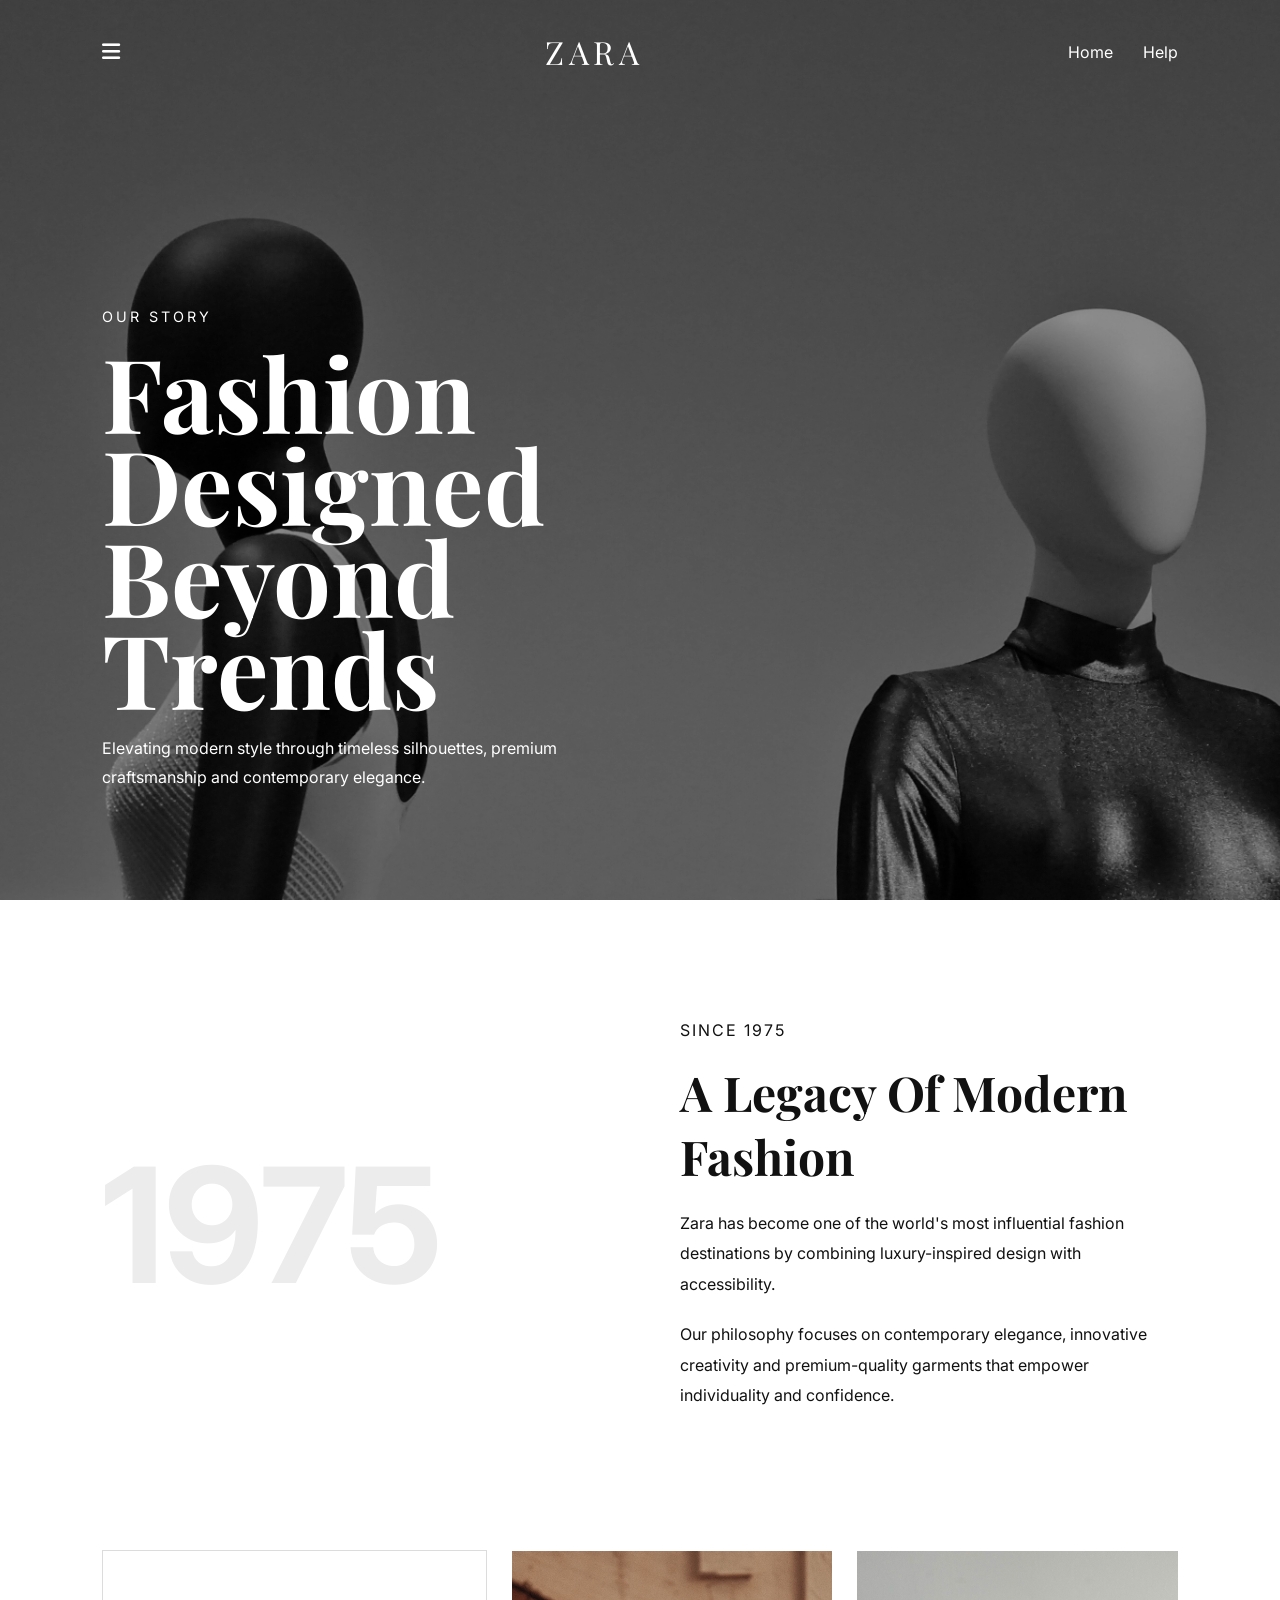
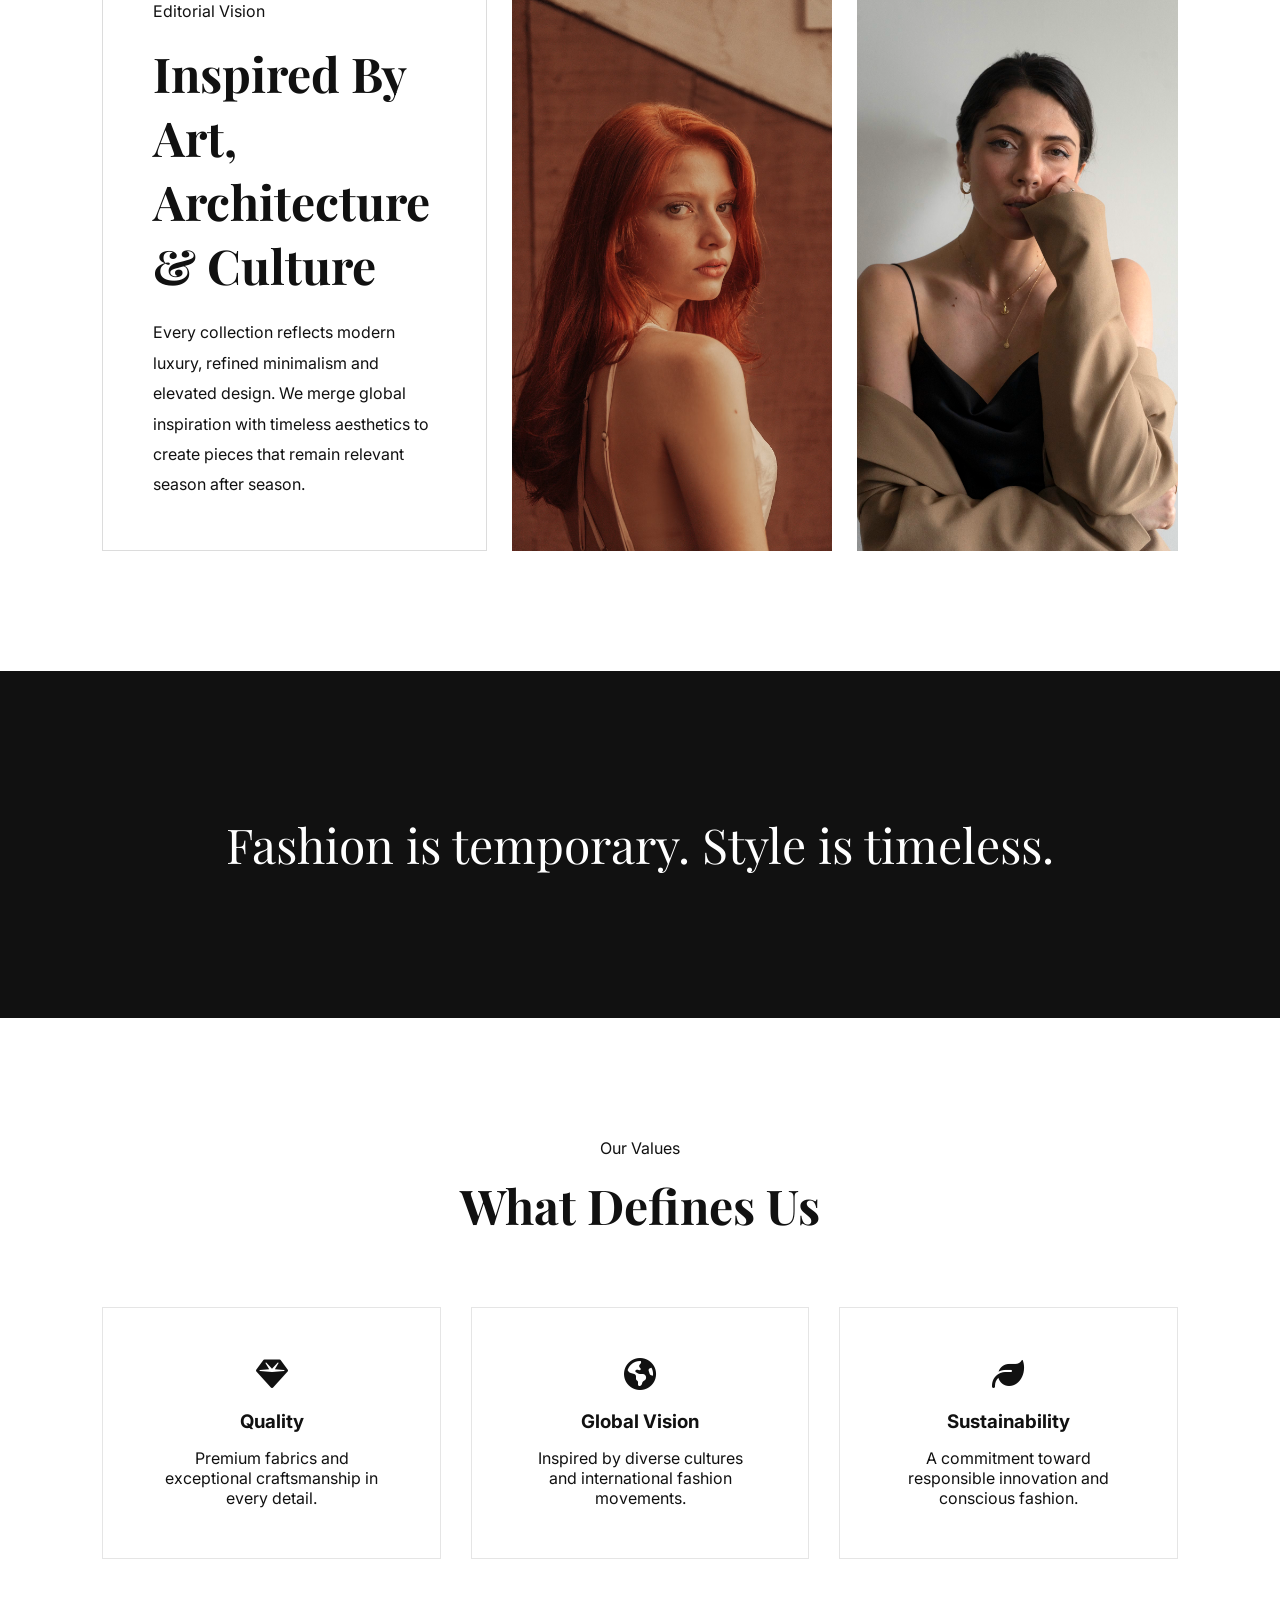
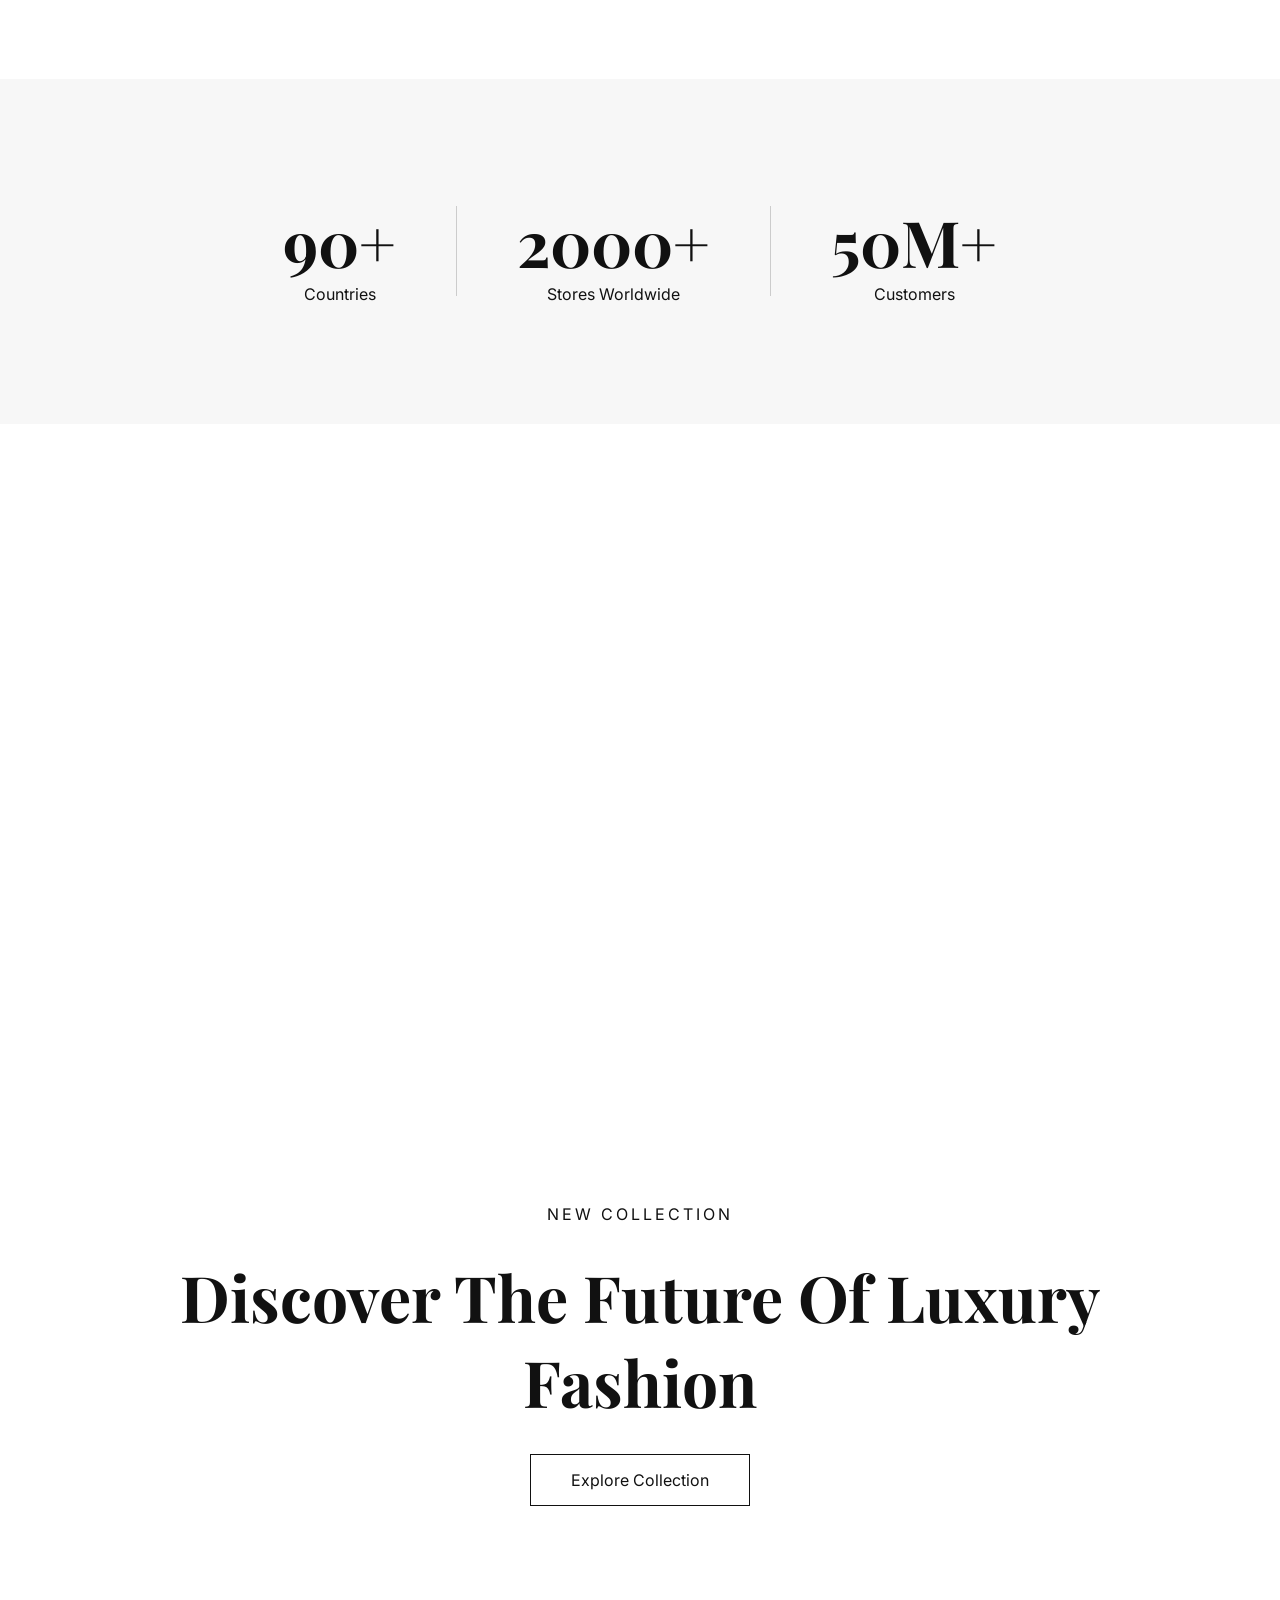
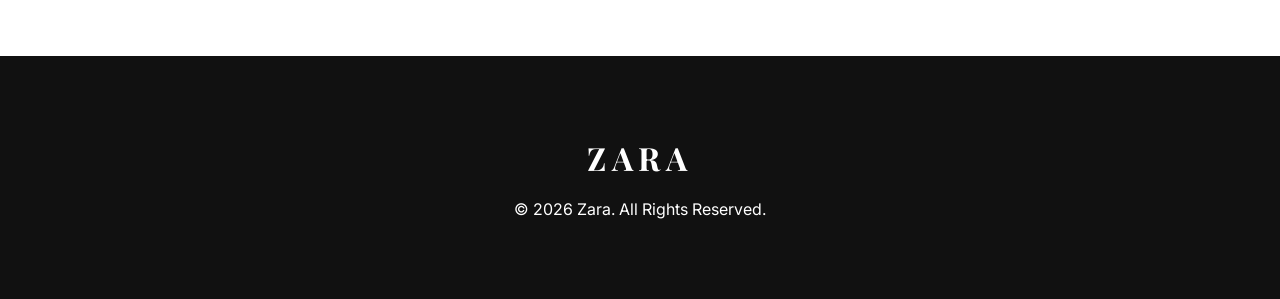
<file: about.html>
<!DOCTYPE html>
<html lang="en">
<head>
<meta charset="UTF-8">
<meta name="viewport" content="width=device-width, initial-scale=1.0">

<title>About Zara</title>

<link rel="preconnect" href="https://fonts.googleapis.com">
<link rel="preconnect" href="https://fonts.gstatic.com" crossorigin>

<link href="https://fonts.googleapis.com/css2?family=Playfair+Display:wght@400;500;600;700&family=Inter:wght@300;400;500&display=swap" rel="stylesheet">

<link rel="stylesheet"
href="https://cdnjs.cloudflare.com/ajax/libs/font-awesome/6.5.1/css/all.min.css">

<link rel="stylesheet" href="about.css">
<link rel="stylesheet" href="bootstrap-5.0.2-dist/bootstrap-5.0.2-dist/css/bootstrap-grid.css">
</head>
<body>

<!-- NAVBAR -->

<nav class="navbar">

    <button class="menu-btn">
        <i class="fa-solid fa-bars"></i>
    </button>

    <a href="index.html" class="logo">ZARA</a>

    <div class="nav-links">
        <a href="index.html">Home</a>
        <a href="#">Help</a>
    </div>

</nav>

<!-- HERO -->

<section class="hero">

    <img src="cover2.jpg" alt="Hero Image">

    <div class="overlay"></div>

    <div class="hero-content">

        <span>OUR STORY</span>

        <h1>
            Fashion Designed
            Beyond Trends
        </h1>

        <p>
            Elevating modern style through timeless
            silhouettes, premium craftsmanship and
            contemporary elegance.
        </p>

    </div>

</section>

<!-- STORY -->

<section class="story">

    <div class="story-year">
        1975
    </div>

    <div class="story-content">

        <span>Since 1975</span>

        <h2>
            A Legacy Of Modern Fashion
        </h2>

        <p>
            Zara has become one of the world's most
            influential fashion destinations by combining
            luxury-inspired design with accessibility.
        </p>

        <p>
            Our philosophy focuses on contemporary
            elegance, innovative creativity and
            premium-quality garments that empower
            individuality and confidence.
        </p>

    </div>

</section>

<!-- EDITORIAL -->

<section class="editorial">

    <div class="editorial-text">

        <span>Editorial Vision</span>

        <h2>
            Inspired By Art,
            Architecture & Culture
        </h2>

        <p>
            Every collection reflects modern luxury,
            refined minimalism and elevated design.
            We merge global inspiration with timeless
            aesthetics to create pieces that remain
            relevant season after season.
        </p>

    </div>

    <img src="cover4.avif">

    <img src="cover5.avif">

</section>

<!-- QUOTE -->

<section class="quote">

    <blockquote>
        Fashion is temporary.
        Style is timeless.
    </blockquote>

</section>

<!-- VALUES -->

<section class="values">

    <div class="section-header">

        <span>Our Values</span>

        <h2>What Defines Us</h2>

    </div>

    <div class="values-grid">

        <div class="card">
            <i class="fa-solid fa-gem"></i>
            <h3>Quality</h3>
            <p>
                Premium fabrics and exceptional
                craftsmanship in every detail.
            </p>
        </div>

        <div class="card">
            <i class="fa-solid fa-earth-americas"></i>
            <h3>Global Vision</h3>
            <p>
                Inspired by diverse cultures and
                international fashion movements.
            </p>
        </div>

        <div class="card">
            <i class="fa-solid fa-leaf"></i>
            <h3>Sustainability</h3>
            <p>
                A commitment toward responsible
                innovation and conscious fashion.
            </p>
        </div>

    </div>

</section>

<!-- STATS -->

<section class="stats">

    <div class="stat">
        <h2>90+</h2>
        <span>Countries</span>
    </div>

    <div class="divider"></div>

    <div class="stat">
        <h2>2000+</h2>
        <span>Stores Worldwide</span>
    </div>

    <div class="divider"></div>

    <div class="stat">
        <h2>50M+</h2>
        <span>Customers</span>
    </div>

</section>

<!-- PARALLAX -->

<section class="parallax"></section>

<!-- CTA -->

<section class="cta">

    <span>NEW COLLECTION</span>

    <h2>
        Discover The Future
        Of Luxury Fashion
    </h2>

    <a href="products.html">
        Explore Collection
    </a>

</section>

<!-- FOOTER -->

<footer>

    <h1>ZARA</h1>

    <p>© 2026 Zara. All Rights Reserved.</p>

</footer>

</body>
</html>
</file>
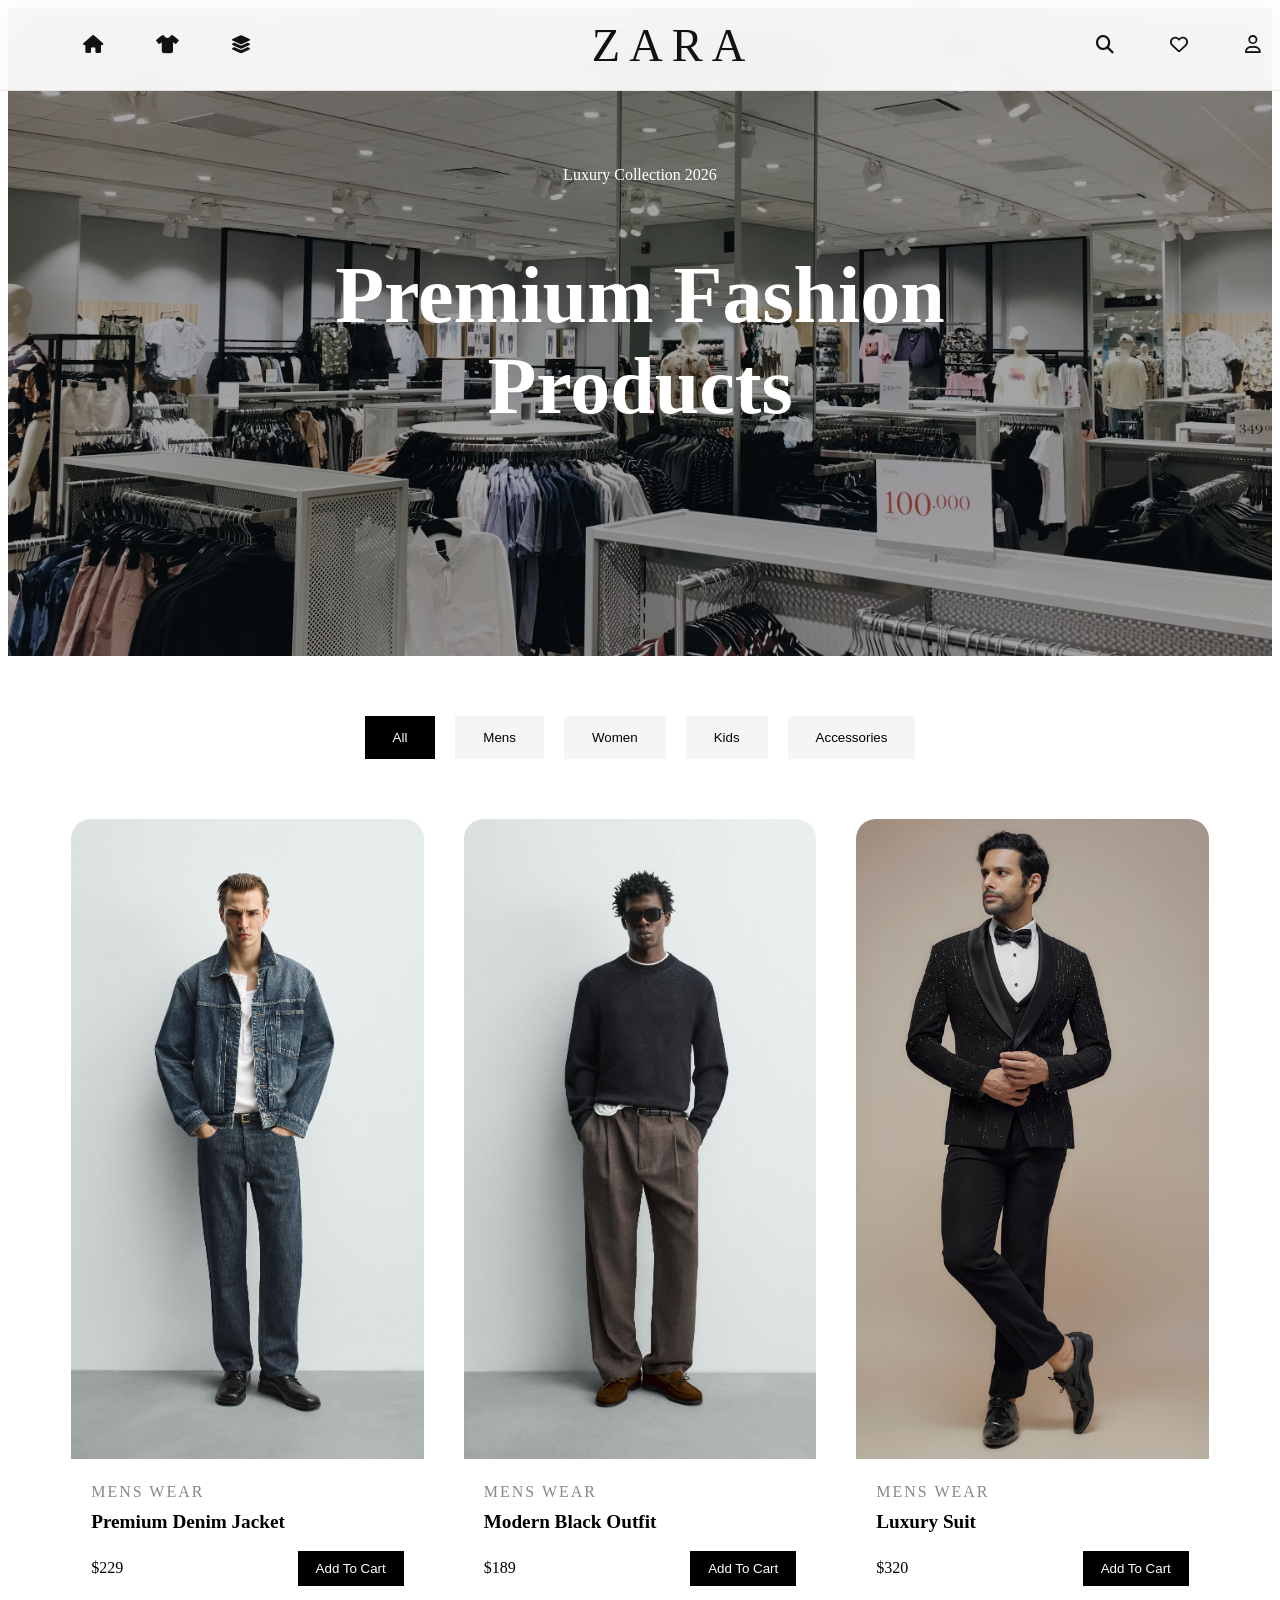
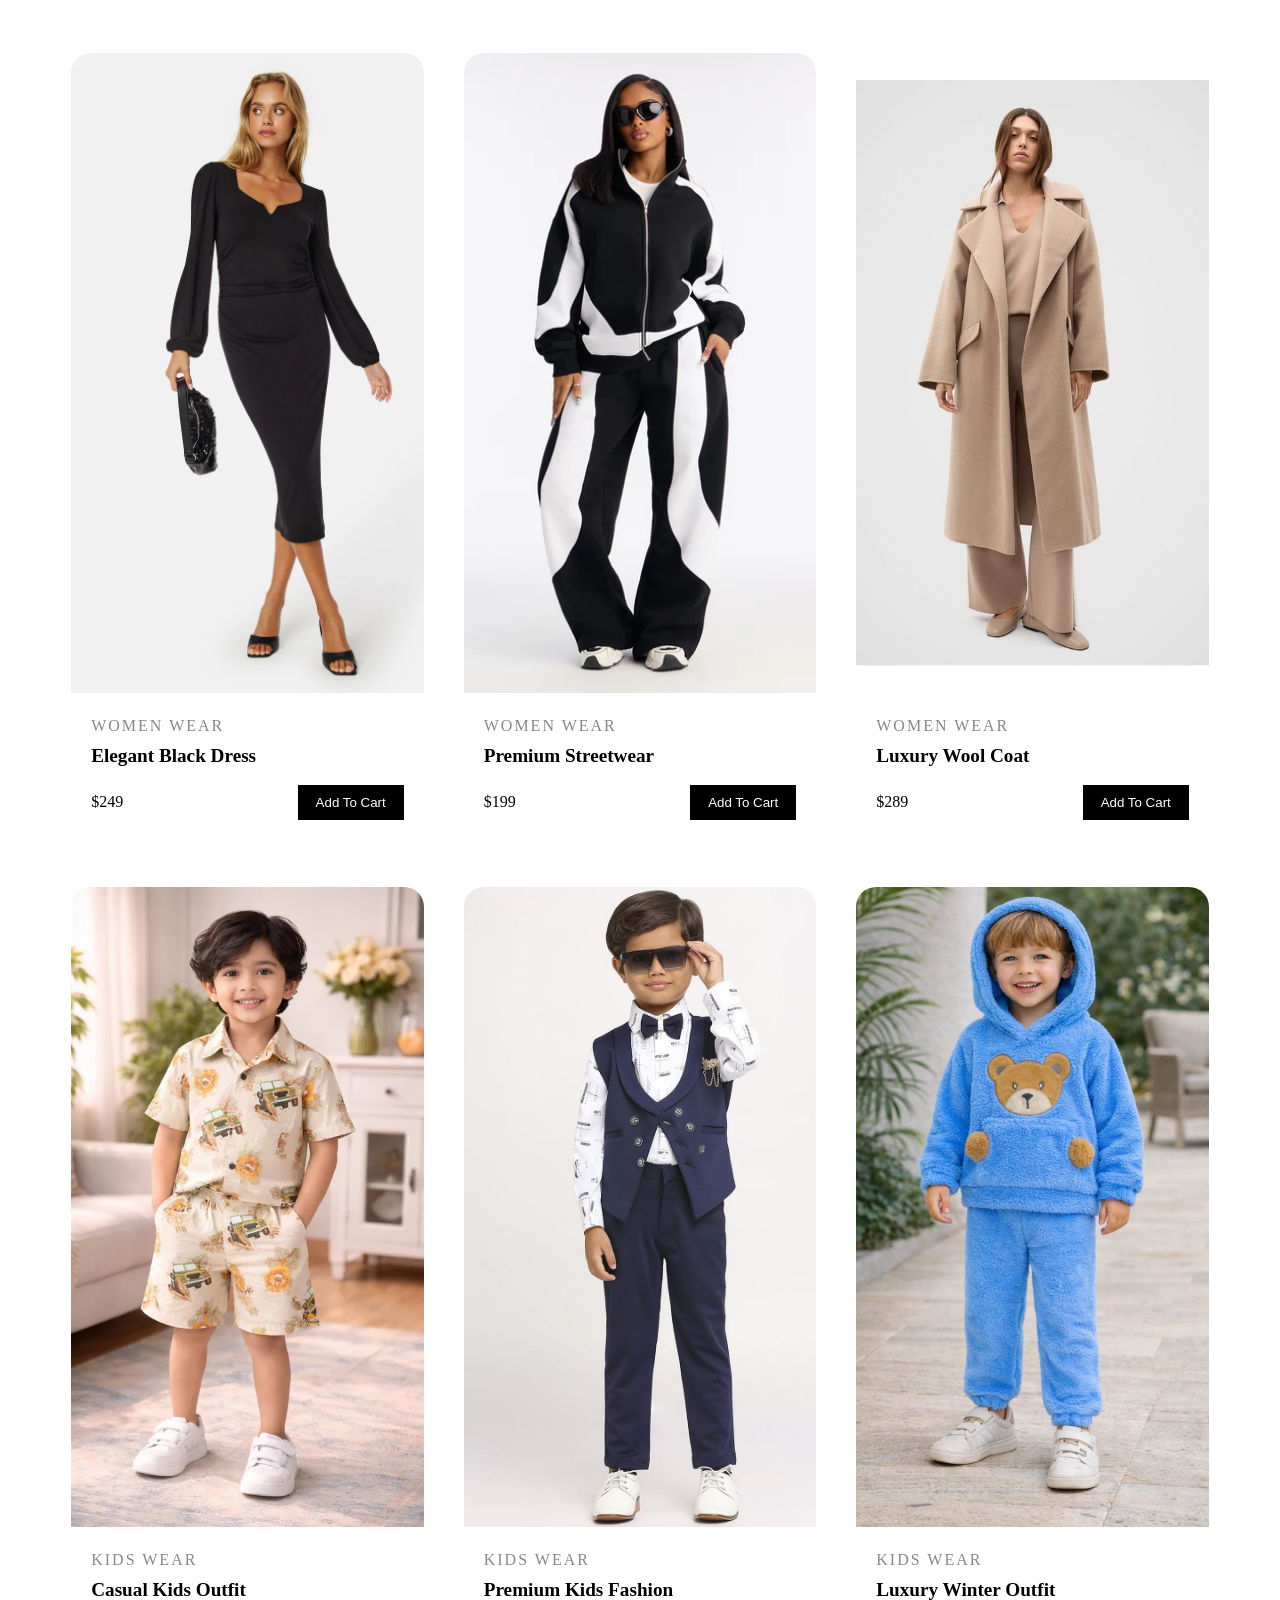
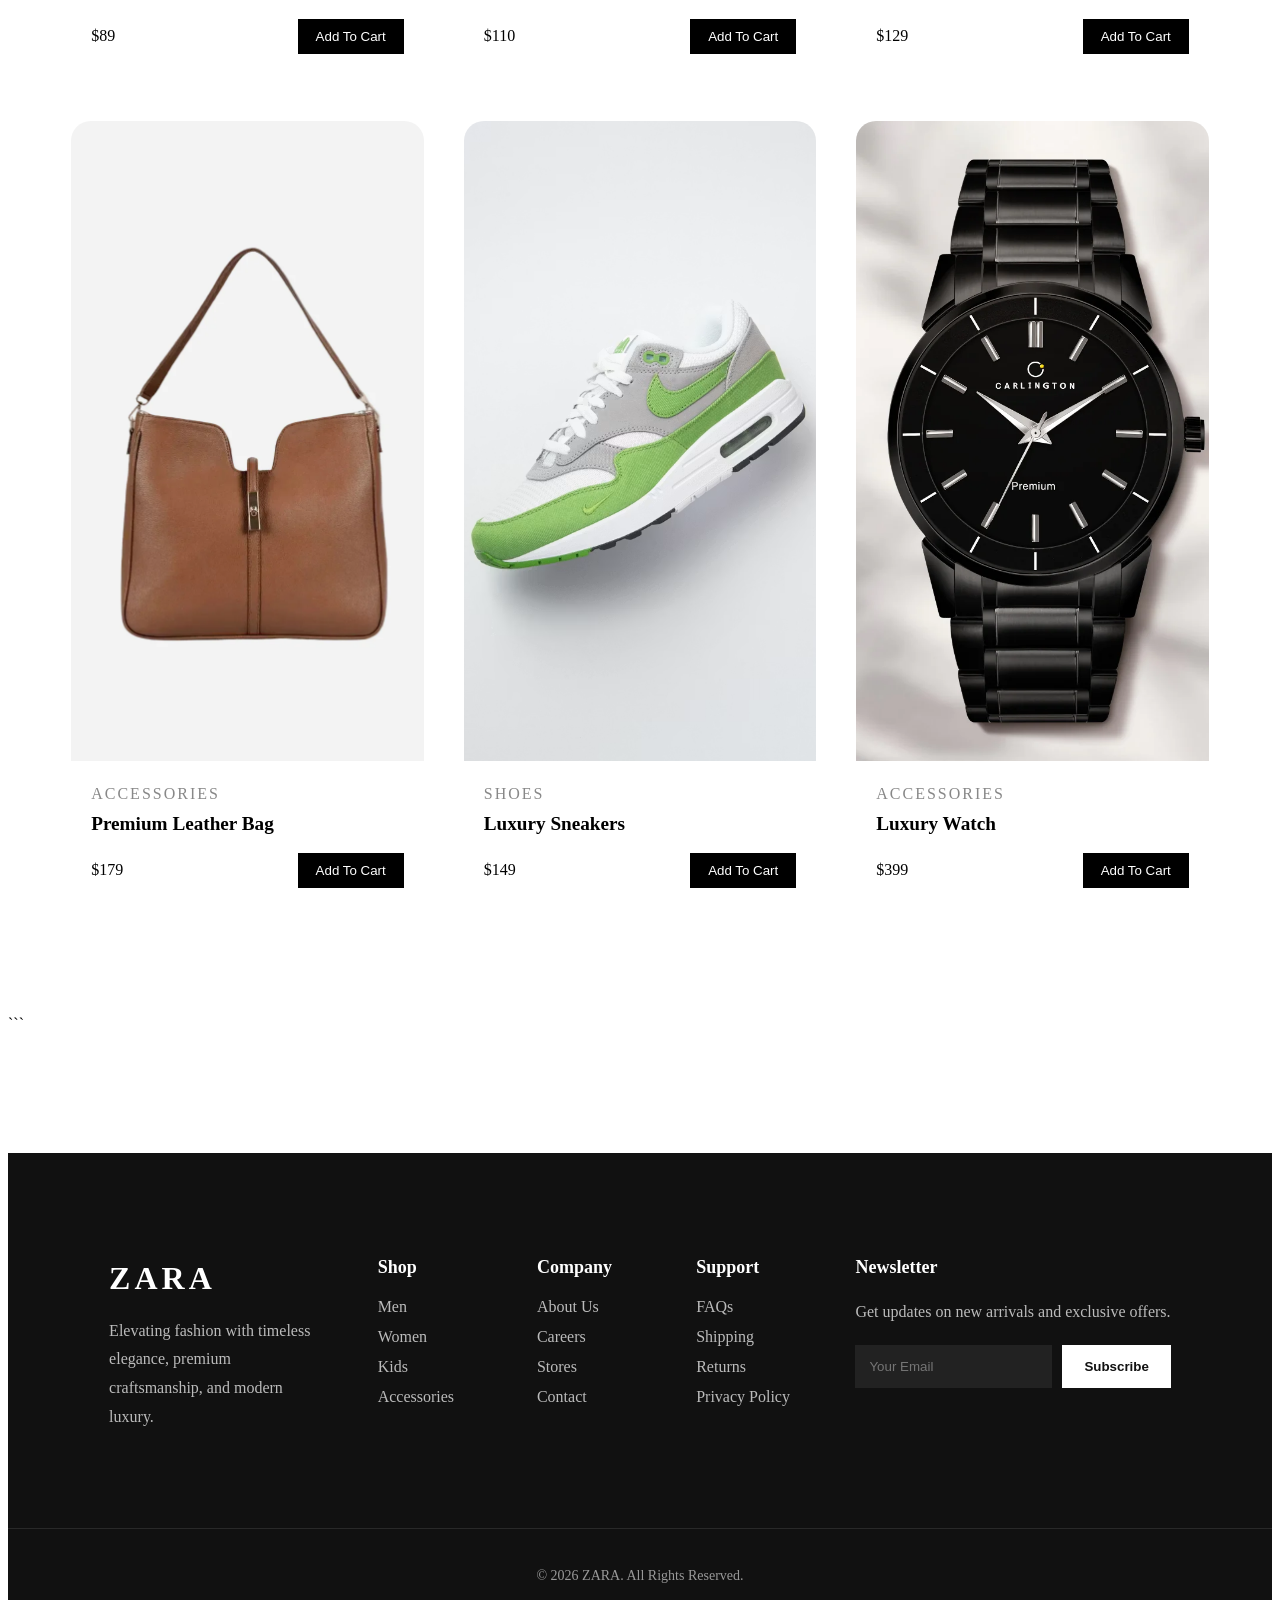
<file: products.html>
<!DOCTYPE html>
<html lang="en">
<head>
    <meta charset="UTF-8">
    <meta name="viewport" content="width=device-width, initial-scale=1.0">
    <title>PRODUCTS</title>
    <link rel="stylesheet" href="pro.css">
    <link rel="stylesheet" href="bootstrap-5.0.2-dist/bootstrap-5.0.2-dist/css/bootstrap-grid.css">
    <link rel="stylesheet" href="https://cdnjs.cloudflare.com/ajax/libs/font-awesome/6.7.2/css/all.min.css">
</head>
<body>

    <!-- ==========================
PREMIUM NAVBAR
========================== -->

<nav class="navbar">

    <!-- Left -->

    <div class="nav-left">

        <a href="index.html" class="icon-link" title="Home">
            <i class="fa-solid fa-house"></i>
        </a>

        <a href="#" class="icon-link" title="New Collection">
            <i class="fa-solid fa-shirt"></i>
        </a>

        <a href="#" class="icon-link" title="Collections">
            <i class="fa-solid fa-layer-group"></i>
        </a>

    </div>

    <!-- Center -->

    <div class="nav-center">

        <a href="index.html" class="logo">
            ZARA
        </a>

    </div>

    <!-- Right -->

    <div class="nav-right">

        <a href="#" class="icon-link" title="Search">
            <i class="fa-solid fa-magnifying-glass"></i>
        </a>

        <a href="#" class="icon-link" title="Wishlist">
            <i class="fa-regular fa-heart"></i>
        </a>

        <a href="#" class="icon-link" title="Account">
            <i class="fa-regular fa-user"></i>
        </a>

        <a href="#" class="icon-link cart-icon" title="Cart">

            <i class="fa-solid fa-bag-shopping"></i>

            <span class="cart-count">0</span>

        </a>

    </div>

</nav>

<section class="products-page">

<div class="products-hero">

    <div class="products-overlay"></div>

    <div class="products-hero-content">

        <span>Luxury Collection 2026</span>

        <h1>
            Premium Fashion <br>
            Products
        </h1>

        

    </div>

</div>

<!-- FILTERS -->

<div class="product-filters">

    <button class="active">All</button>
    <button>Mens</button>
    <button>Women</button>
    <button>Kids</button>
    <button>Accessories</button>

</div>

<!-- PRODUCTS GRID -->

<div class="products-page-grid">

    <!-- Product 1 -->

    <div class="shop-card">

        <img src="ab-pro-1.jpg">

        <div class="shop-card-content">

            <span>Mens Wear</span>
            <h3>Premium Denim Jacket</h3>

            <div class="shop-bottom">

                <p>$229</p>

                <button>
                    Add To Cart
                </button>

            </div>

        </div>

    </div>

    <!-- Product 2 -->

    <div class="shop-card">

        <img src="ab-pro-2.jpg">

        <div class="shop-card-content">

            <span>Mens Wear</span>
            <h3>Modern Black Outfit</h3>

            <div class="shop-bottom">

                <p>$189</p>

                <button>
                    Add To Cart
                </button>

            </div>

        </div>

    </div>

    <!-- Product 3 -->

    <div class="shop-card">

        <img src="ab-pro-3.avif">

        <div class="shop-card-content">

            <span>Mens Wear</span>
            <h3>Luxury Suit</h3>

            <div class="shop-bottom">

                <p>$320</p>

                <button>
                    Add To Cart
                </button>

            </div>

        </div>

    </div>

    <!-- Product 4 -->

    <div class="shop-card">

        <img src="ab-pro-5.webp">

        <div class="shop-card-content">

            <span>Women Wear</span>
            <h3>Elegant Black Dress</h3>

            <div class="shop-bottom">

                <p>$249</p>

                <button>
                    Add To Cart
                </button>

            </div>

        </div>

    </div>

    <!-- Product 5 -->

    <div class="shop-card">

        <img src="ab-pro-4.webp">

        <div class="shop-card-content">

            <span>Women Wear</span>
            <h3>Premium Streetwear</h3>

            <div class="shop-bottom">

                <p>$199</p>

                <button>
                    Add To Cart
                </button>

            </div>

        </div>

    </div>

    <!-- Product 6 -->

    <div class="shop-card">

        <img src="ab-pro-6.jpg">

        <div class="shop-card-content">

            <span>Women Wear</span>
            <h3>Luxury Wool Coat</h3>

            <div class="shop-bottom">

                <p>$289</p>

                <button>
                    Add To Cart
                </button>

            </div>

        </div>

    </div>

    <!-- Product 7 -->

    <div class="shop-card">

        <img src="pro-kk-1.webp">

        <div class="shop-card-content">

            <span>Kids Wear</span>
            <h3>Casual Kids Outfit</h3>

            <div class="shop-bottom">

                <p>$89</p>

                <button>
                    Add To Cart
                </button>

            </div>

        </div>

    </div>

    <!-- Product 8 -->

    <div class="shop-card">

        <img src="pro-kk-2.jpg">

        <div class="shop-card-content">

            <span>Kids Wear</span>
            <h3>Premium Kids Fashion</h3>

            <div class="shop-bottom">

                <p>$110</p>

                <button>
                    Add To Cart
                </button>

            </div>

        </div>

    </div>

    <!-- Product 9 -->

    <div class="shop-card">

        <img src="pro-kk-3.webp">

        <div class="shop-card-content">

            <span>Kids Wear</span>
            <h3>Luxury Winter Outfit</h3>

            <div class="shop-bottom">

                <p>$129</p>

                <button>
                    Add To Cart
                </button>

            </div>

        </div>

    </div>

    <!-- Product 10 -->

    <div class="shop-card">

        <img src="pro-b-1.webp">

        <div class="shop-card-content">

            <span>Accessories</span>
            <h3>Premium Leather Bag</h3>

            <div class="shop-bottom">

                <p>$179</p>

                <button>
                    Add To Cart
                </button>

            </div>

        </div>

    </div>

    <!-- Product 11 -->

    <div class="shop-card">

        <img src="pro-sn-1.webp">

        <div class="shop-card-content">

            <span>Shoes</span>
            <h3>Luxury Sneakers</h3>

            <div class="shop-bottom">

                <p>$149</p>

                <button>
                    Add To Cart
                </button>

            </div>

        </div>

    </div>

    <!-- Product 12 -->

    <div class="shop-card">

        <img src="pro-wat-1.webp">

        <div class="shop-card-content">

            <span>Accessories</span>
            <h3>Luxury Watch</h3>

            <div class="shop-bottom">

                <p>$399</p>

                <button>
                    Add To Cart
                </button>

            </div>

        </div>

    </div>

</div>
```

</section>

<script>

/* ==========================
SCROLL REVEAL
========================== */

const cards = document.querySelectorAll(".shop-card");

const observer = new IntersectionObserver(entries => {

    entries.forEach(entry => {

        if(entry.isIntersecting){
            entry.target.classList.add("show");
        }

    });

},{
    threshold: 0.15
});

cards.forEach(card => {
    observer.observe(card);
});

/* ==========================
HERO PARALLAX
========================== */

window.addEventListener("scroll", () => {

    const scrollY = window.pageYOffset;

    const heroContent =
    document.querySelector(".products-hero-content");

    heroContent.style.transform =
    `translateY(${scrollY * 0.2}px)`;

});

</script>

<!-- ==========================
PREMIUM FOOTER
========================== -->

<footer class="footer">

    <div class="footer-container">

        <div class="footer-brand">
            <h2>ZARA</h2>
            <p>
                Elevating fashion with timeless elegance,
                premium craftsmanship, and modern luxury.
            </p>
        </div>

        <div class="footer-links">
            <h4>Shop</h4>
            <a href="#">Men</a>
            <a href="#">Women</a>
            <a href="#">Kids</a>
            <a href="#">Accessories</a>
        </div>

        <div class="footer-links">
            <h4>Company</h4>
            <a href="#">About Us</a>
            <a href="#">Careers</a>
            <a href="#">Stores</a>
            <a href="#">Contact</a>
        </div>

        <div class="footer-links">
            <h4>Support</h4>
            <a href="#">FAQs</a>
            <a href="#">Shipping</a>
            <a href="#">Returns</a>
            <a href="#">Privacy Policy</a>
        </div>

        <div class="footer-newsletter">
            <h4>Newsletter</h4>
            <p>Get updates on new arrivals and exclusive offers.</p>

            <form>
                <input type="email" placeholder="Your Email">
                <button type="submit">Subscribe</button>
            </form>
        </div>

    </div>

    <div class="footer-bottom">
        <p>© 2026 ZARA. All Rights Reserved.</p>
    </div>

</footer>
    
</body>
</html>
</file>
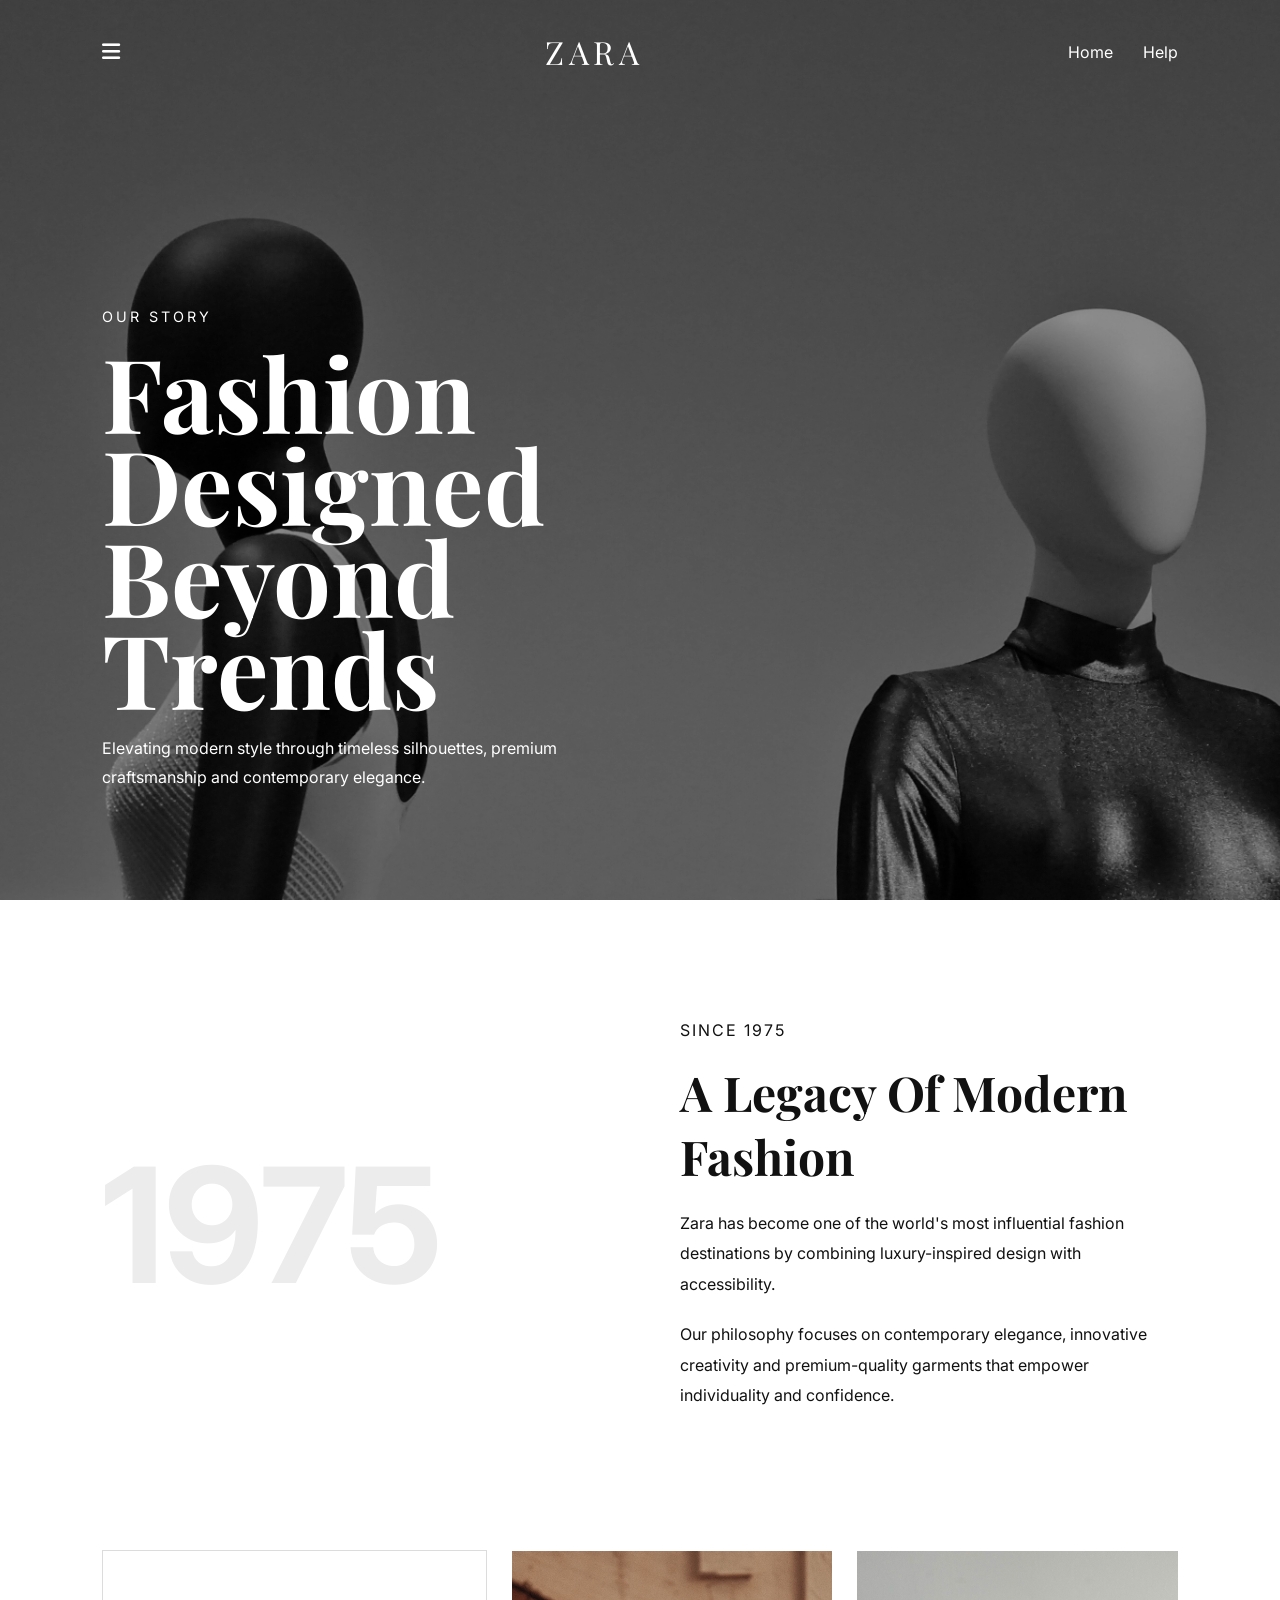
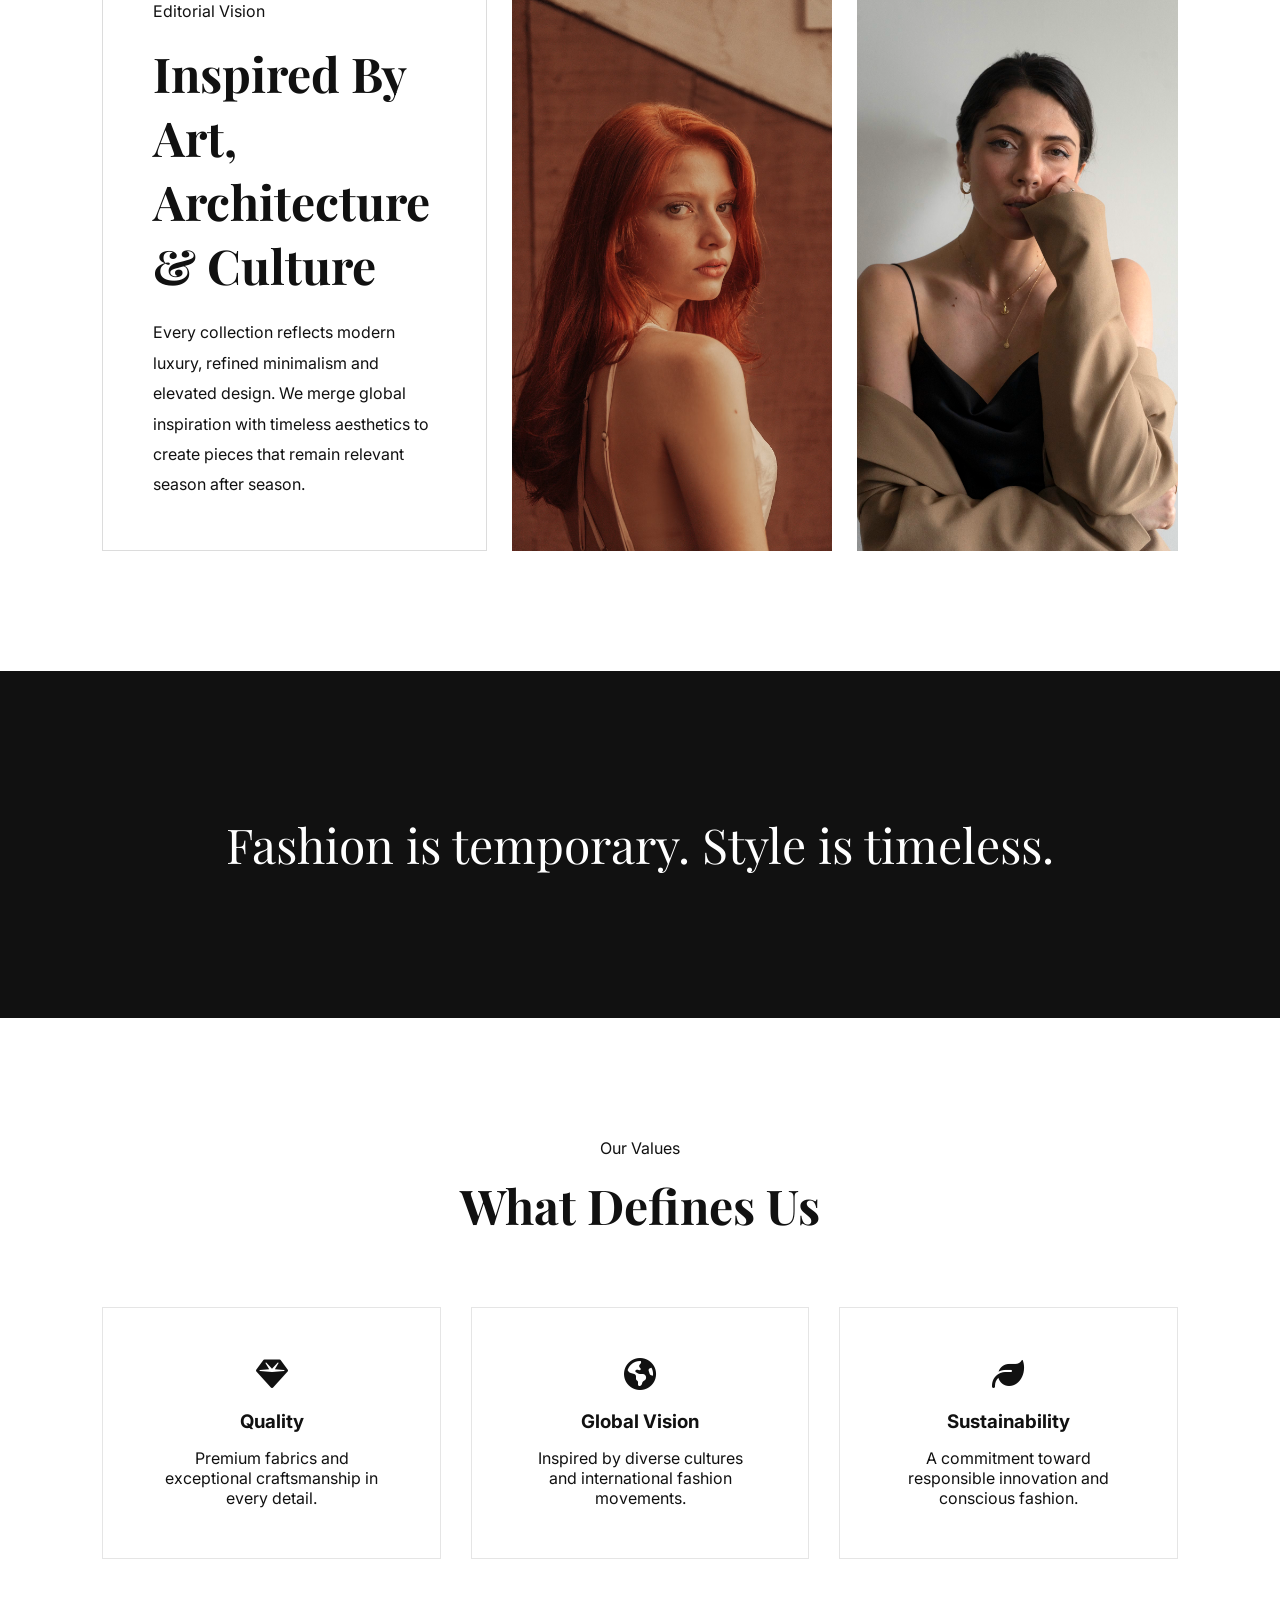
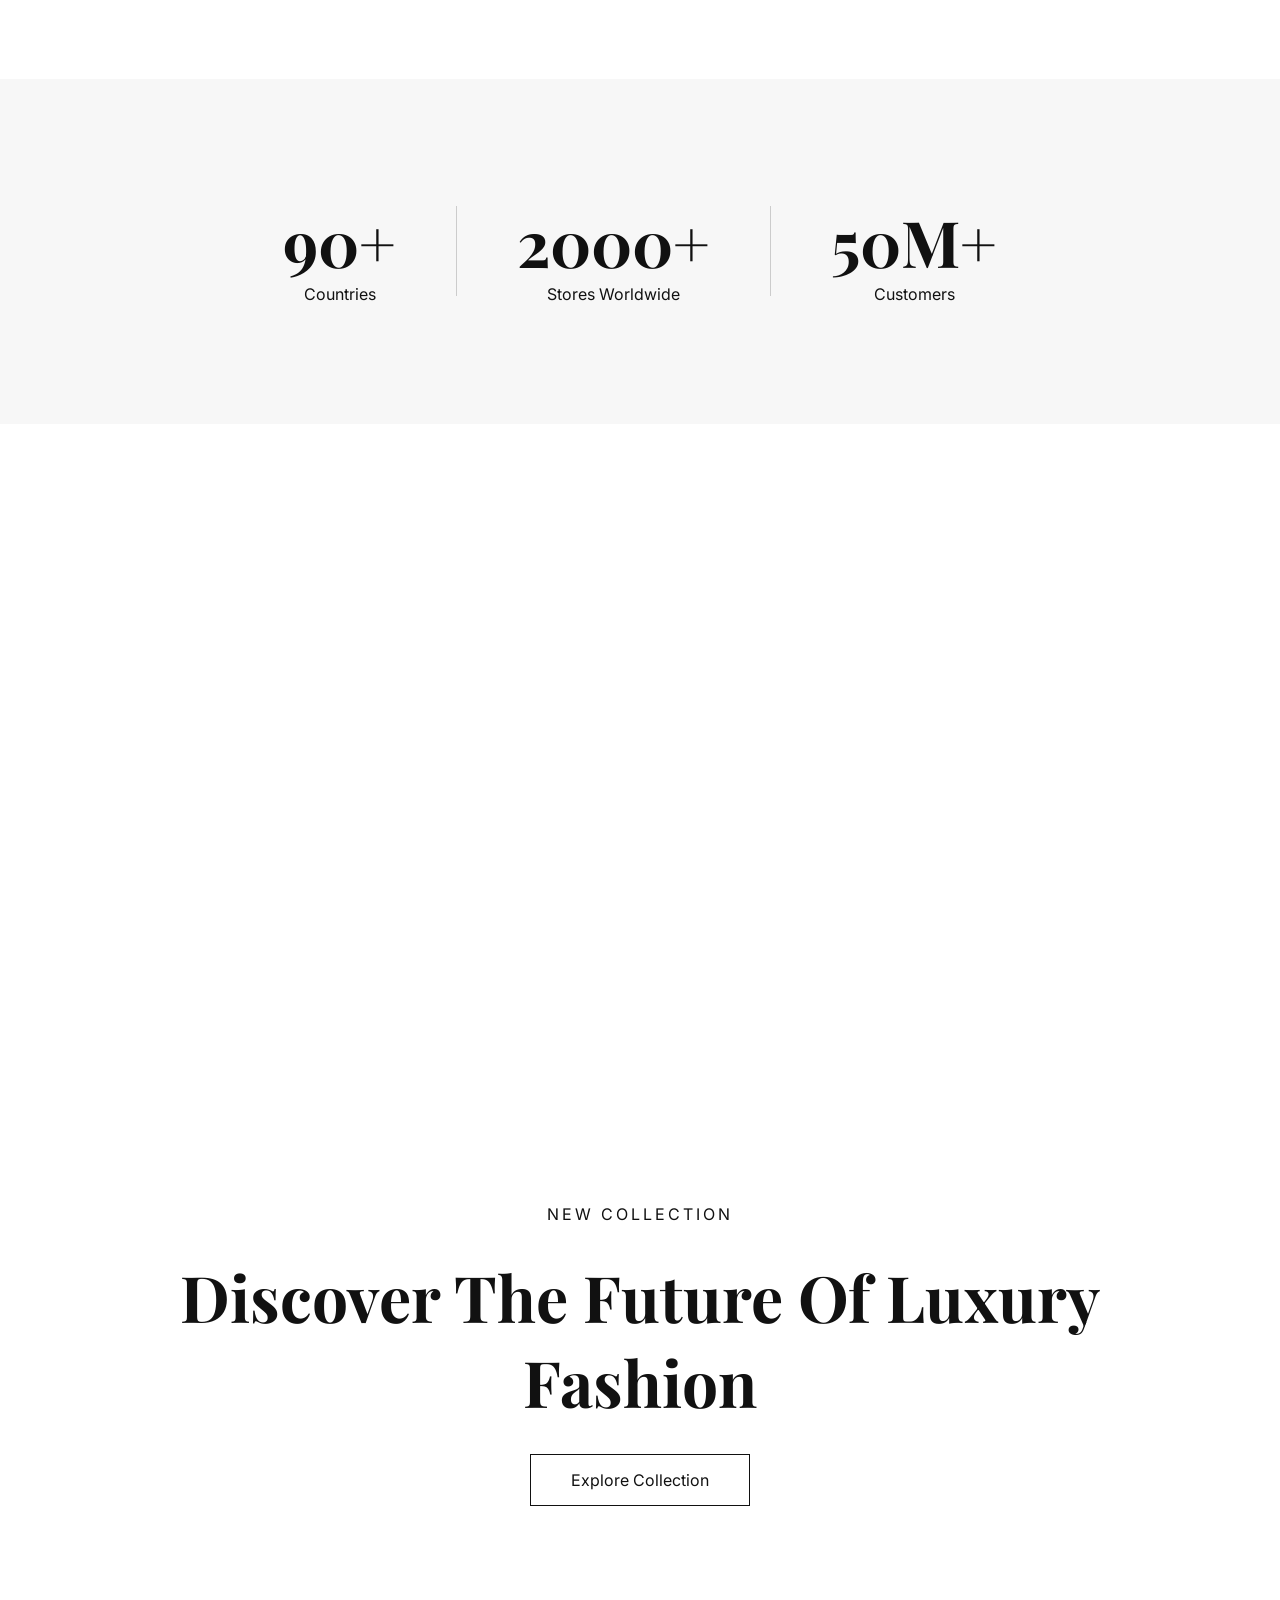
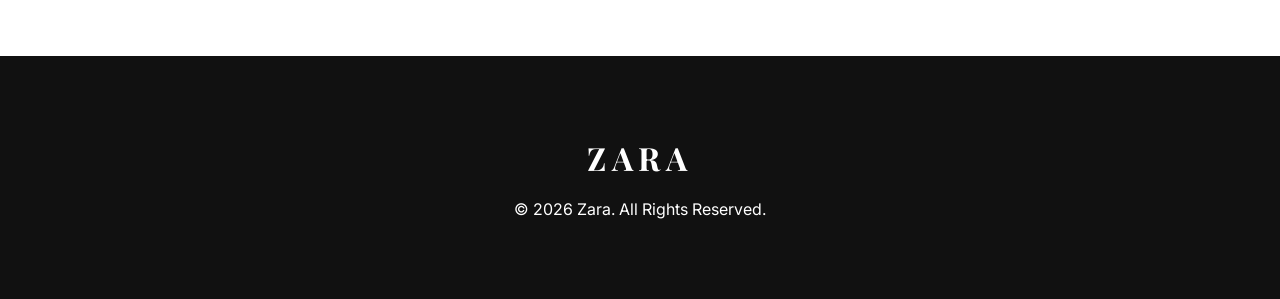
<file: # FINAL MAIN PROJECT/about.html>
<!DOCTYPE html>
<html lang="en">
<head>
<meta charset="UTF-8">
<meta name="viewport" content="width=device-width, initial-scale=1.0">

<title>About Zara</title>

<link rel="preconnect" href="https://fonts.googleapis.com">
<link rel="preconnect" href="https://fonts.gstatic.com" crossorigin>

<link href="https://fonts.googleapis.com/css2?family=Playfair+Display:wght@400;500;600;700&family=Inter:wght@300;400;500&display=swap" rel="stylesheet">

<link rel="stylesheet"
href="https://cdnjs.cloudflare.com/ajax/libs/font-awesome/6.5.1/css/all.min.css">

<link rel="stylesheet" href="about.css">
</head>
<body>

<!-- NAVBAR -->

<nav class="navbar">

    <button class="menu-btn">
        <i class="fa-solid fa-bars"></i>
    </button>

    <a href="index.html" class="logo">ZARA</a>

    <div class="nav-links">
        <a href="index.html">Home</a>
        <a href="#">Help</a>
    </div>

</nav>

<!-- HERO -->

<section class="hero">

    <img src="cover2.jpg" alt="Hero Image">

    <div class="overlay"></div>

    <div class="hero-content">

        <span>OUR STORY</span>

        <h1>
            Fashion Designed
            Beyond Trends
        </h1>

        <p>
            Elevating modern style through timeless
            silhouettes, premium craftsmanship and
            contemporary elegance.
        </p>

    </div>

</section>

<!-- STORY -->

<section class="story">

    <div class="story-year">
        1975
    </div>

    <div class="story-content">

        <span>Since 1975</span>

        <h2>
            A Legacy Of Modern Fashion
        </h2>

        <p>
            Zara has become one of the world's most
            influential fashion destinations by combining
            luxury-inspired design with accessibility.
        </p>

        <p>
            Our philosophy focuses on contemporary
            elegance, innovative creativity and
            premium-quality garments that empower
            individuality and confidence.
        </p>

    </div>

</section>

<!-- EDITORIAL -->

<section class="editorial">

    <div class="editorial-text">

        <span>Editorial Vision</span>

        <h2>
            Inspired By Art,
            Architecture & Culture
        </h2>

        <p>
            Every collection reflects modern luxury,
            refined minimalism and elevated design.
            We merge global inspiration with timeless
            aesthetics to create pieces that remain
            relevant season after season.
        </p>

    </div>

    <img src="cover4.avif">

    <img src="cover5.avif">

</section>

<!-- QUOTE -->

<section class="quote">

    <blockquote>
        Fashion is temporary.
        Style is timeless.
    </blockquote>

</section>

<!-- VALUES -->

<section class="values">

    <div class="section-header">

        <span>Our Values</span>

        <h2>What Defines Us</h2>

    </div>

    <div class="values-grid">

        <div class="card">
            <i class="fa-solid fa-gem"></i>
            <h3>Quality</h3>
            <p>
                Premium fabrics and exceptional
                craftsmanship in every detail.
            </p>
        </div>

        <div class="card">
            <i class="fa-solid fa-earth-americas"></i>
            <h3>Global Vision</h3>
            <p>
                Inspired by diverse cultures and
                international fashion movements.
            </p>
        </div>

        <div class="card">
            <i class="fa-solid fa-leaf"></i>
            <h3>Sustainability</h3>
            <p>
                A commitment toward responsible
                innovation and conscious fashion.
            </p>
        </div>

    </div>

</section>

<!-- STATS -->

<section class="stats">

    <div class="stat">
        <h2>90+</h2>
        <span>Countries</span>
    </div>

    <div class="divider"></div>

    <div class="stat">
        <h2>2000+</h2>
        <span>Stores Worldwide</span>
    </div>

    <div class="divider"></div>

    <div class="stat">
        <h2>50M+</h2>
        <span>Customers</span>
    </div>

</section>

<!-- PARALLAX -->

<section class="parallax"></section>

<!-- CTA -->

<section class="cta">

    <span>NEW COLLECTION</span>

    <h2>
        Discover The Future
        Of Luxury Fashion
    </h2>

    <a href="products.html">
        Explore Collection
    </a>

</section>

<!-- FOOTER -->

<footer>

    <h1>ZARA</h1>

    <p>© 2026 Zara. All Rights Reserved.</p>

</footer>

</body>
</html>
</file>
<file: about.css>
*{
    margin:0;
    padding:0;
    box-sizing:border-box;
}

body{
    font-family:'Inter',sans-serif;
    color:#111;
    background:white;
}

img{
    display:block;
    width:100%;
}

a{
    text-decoration:none;
}

/* NAVBAR */

.navbar{
    position:absolute;
    top:0;
    left:0;
    width:100%;
    z-index:100;
    padding:30px 8%;
    display:flex;
    justify-content:space-between;
    align-items:center;
}

.logo{
    color:white;
    font-size:2rem;
    font-family:'Playfair Display',serif;
    letter-spacing:5px;
}

.nav-links{
    display:flex;
    gap:30px;
}

.nav-links a{
    color:white;
}

.menu-btn{
    border:none;
    background:none;
    color:white;
    font-size:1.3rem;
    cursor:pointer;
}

/* HERO */

.hero{
    position:relative;
    height:100vh;
}

.hero img{
    height:100%;
    object-fit:cover;
}

.overlay{
    position:absolute;
    inset:0;
    background:rgba(0,0,0,.4);
}

.hero-content{
    position:absolute;
    left:8%;
    bottom:12%;
    color:white;
    max-width:700px;
}

.hero-content span{
    letter-spacing:3px;
    font-size:.9rem;
}

.hero-content h1{
    font-family:'Playfair Display',serif;
    font-size:clamp(4rem,8vw,8rem);
    line-height:.9;
    margin:20px 0;
}

.hero-content p{
    max-width:550px;
    line-height:1.8;
}

/* STORY */

.story{
    padding:120px 8%;
    display:grid;
    grid-template-columns:1fr 1fr;
    gap:80px;
    align-items:center;
}

.story-year{
    font-size:10rem;
    color:#ececec;
    font-weight:700;
}

.story-content span{
    text-transform:uppercase;
    letter-spacing:2px;
}

.story-content h2{
    font-family:'Playfair Display',serif;
    font-size:3rem;
    margin:20px 0;
}

.story-content p{
    line-height:1.9;
    margin-bottom:20px;
}

/* EDITORIAL */

.editorial{
    padding:0 8% 120px;
    display:grid;
    grid-template-columns:1.2fr 1fr 1fr;
    gap:25px;
    align-items:center;
}

.editorial img{
    height:600px;
    object-fit:cover;
}

.editorial-text h2{
    font-family:'Playfair Display',serif;
    font-size:3rem;
    margin:20px 0;
}

.editorial-text p{
    line-height:1.9;
}

/* QUOTE */

.quote{
    background:#111;
    color:white;
    text-align:center;
    padding:140px 10%;
}

.quote blockquote{
    font-family:'Playfair Display',serif;
    font-size:3rem;
    line-height:1.4;
}

/* VALUES */

.values{
    padding:120px 8%;
}

.section-header{
    text-align:center;
    margin-bottom:70px;
}

.section-header h2{
    font-family:'Playfair Display',serif;
    font-size:3rem;
    margin-top:15px;
}

.values-grid{
    display:grid;
    grid-template-columns:repeat(3,1fr);
    gap:30px;
}

.card{
    border:1px solid #e5e5e5;
    padding:50px;
    text-align:center;
    transition:.4s;
}

.card:hover{
    transform:translateY(-10px);
    box-shadow:0 20px 40px rgba(0,0,0,.08);
}

.card i{
    font-size:2rem;
    margin-bottom:20px;
}

.card h3{
    margin-bottom:15px;
}

/* STATS */

.stats{
    background:#f7f7f7;
    display:flex;
    justify-content:center;
    align-items:center;
    gap:60px;
    padding:120px 8%;
}

.stat{
    text-align:center;
}

.stat h2{
    font-size:4rem;
    font-family:'Playfair Display',serif;
}

.divider{
    width:1px;
    height:90px;
    background:#ccc;
}

/* PARALLAX */

.parallax{
    height:70vh;
    background:url("cover3.avif")
    center/cover fixed;
}

/* CTA */

.cta{
    padding:150px 8%;
    text-align:center;
}

.cta span{
    letter-spacing:3px;
}

.cta h2{
    font-family:'Playfair Display',serif;
    font-size:4rem;
    margin:30px 0;
}

.cta a{
    display:inline-block;
    padding:15px 40px;
    border:1px solid #111;
    color:#111;
    transition:.3s;
}

.cta a:hover{
    background:#111;
    color:white;
}

/* FOOTER */

footer{
    background:#111;
    color:white;
    text-align:center;
    padding:80px 8%;
}

footer h1{
    font-family:'Playfair Display',serif;
    letter-spacing:6px;
    margin-bottom:20px;
}

/* RESPONSIVE */

@media(max-width:900px){

    .story{
        grid-template-columns:1fr;
    }

    .editorial{
        grid-template-columns:1fr;
    }

    .values-grid{
        grid-template-columns:1fr;
    }

    .stats{
        flex-direction:column;
    }

    .divider{
        width:80px;
        height:1px;
    }

    .story-year{
        font-size:6rem;
    }

    .hero-content h1{
        font-size:4rem;
    }

    .cta h2{
        font-size:2.5rem;
    }

    .quote blockquote{
        font-size:2rem;
    }
}.editorial-text{
    border: 1px solid #dcdcdc;
    padding: 50px;
    height: 100%;
    display: flex;
    flex-direction: column;
    justify-content: center;
    background: #fff;
}
</file>
<file: pro.css>
.products-page{
    padding-top:0px;
    background:#fff;
}

.products-hero{
    height: 72vh;
    background:url("pro-cover.avif") center/cover;
    position:relative;
    display:flex;
    align-items:center;
    justify-content:center;
}

.products-overlay{
    position:absolute;
    inset:0;
    background:rgba(0,0,0,.35);
}

.products-hero-content{
    position:relative;
    text-align:center;
    color:#fff;
    z-index:2;
}

.products-hero-content h1{
    font-size:5rem;
    font-family:'Playfair Display',serif;
}

.product-filters{
    display:flex;
    justify-content:center;
    gap:20px;
    padding:60px 20px;
    flex-wrap:wrap;
}

.product-filters button{
    border:none;
    padding:14px 28px;
    cursor:pointer;
    background:#f5f5f5;
    transition:.4s;
}

.product-filters button:hover,
.product-filters .active{
    background:#000;
    color:#fff;
}

.products-page-grid{
    width:90%;
    margin:auto;
    display:grid;
    grid-template-columns:repeat(auto-fit,minmax(300px,1fr));
    gap:40px;
    padding-bottom:100px;
}

.shop-card{
    overflow:hidden;
    background:#fff;
    transition:.5s;
}

.shop-card:hover{
    transform:translateY(-10px);
}

.shop-card img{
    width:100%;
    height:640px;
    object-fit:cover;
    transition:.6s;
}

.shop-card:hover img{
    transform:scale(1.08);
}

.shop-card-content{
    padding:20px;
}

.shop-card-content span{
    color:#888;
    text-transform:uppercase;
    letter-spacing:2px;
}

.shop-card-content h3{
    margin:10px 0;
    font-size:1.2rem;
}

.shop-bottom{
    display:flex;
    justify-content:space-between;
    align-items:center;
}

.shop-bottom button{
    background:#000;
    color:#fff;
    border:none;
    padding:10px 18px;
    cursor:pointer;
}
/* ==========================
SCROLL REVEAL ANIMATION
========================== */

.shop-card {
    opacity: 0;
    transform: translateY(80px);
    transition: all 0.8s ease;
}

.shop-card.show {
    opacity: 1;
    transform: translateY(0);
}

/* Stagger Delay */

.shop-card:nth-child(1) { transition-delay: .1s; }
.shop-card:nth-child(2) { transition-delay: .2s; }
.shop-card:nth-child(3) { transition-delay: .3s; }
.shop-card:nth-child(4) { transition-delay: .4s; }
.shop-card:nth-child(5) { transition-delay: .5s; }
.shop-card:nth-child(6) { transition-delay: .6s; }
.shop-card:nth-child(7) { transition-delay: .7s; }
.shop-card:nth-child(8) { transition-delay: .8s; }
.shop-card:nth-child(9) { transition-delay: .9s; }
.shop-card:nth-child(10) { transition-delay: 1s; }
.shop-card:nth-child(11) { transition-delay: 1.1s; }
.shop-card:nth-child(12) { transition-delay: 1.2s; }

/* ==========================
PREMIUM CARD HOVER
========================== */

.shop-card {
    overflow: hidden;
    border-radius: 20px;
    background: #fff;
}

.shop-card img {
    width: 100%;
    transition: transform .8s ease;
}

.shop-card:hover img {
    transform: scale(1.12);
}

.shop-card:hover {
    transform: translateY(-12px);
    box-shadow:
    0 20px 50px rgba(0,0,0,.15);
}

/* ==========================
BUTTON HOVER
========================== */

.shop-bottom button {
    transition: all .4s ease;
}

.shop-bottom button:hover {
    background: #000;
    color: #fff;
    transform: translateY(-3px);
}

/* ==========================
FILTER BUTTONS
========================== */

.product-filters button {
    transition: all .4s ease;
}

.product-filters button:hover {
    background: #000;
    color: #fff;
    transform: translateY(-4px);
}

/* ==========================
HERO PARALLAX
========================== */

.products-hero-content {
    transition: transform .2s linear;
}

/* ==========================
HERO TEXT ANIMATION
========================== */

.products-hero-content span,
.products-hero-content h1,
.products-hero-content p {
    opacity: 0;
    transform: translateY(50px);
    animation: heroFade 1s forwards;
}

.products-hero-content h1 {
    animation-delay: .3s;
}

.products-hero-content p {
    animation-delay: .6s;
}

@keyframes heroFade {

    from {
        opacity: 0;
        transform: translateY(50px);
    }

    to {
        opacity: 1;
        transform: translateY(0);
    }

}
.products-page-grid {
    perspective: 1000px;
}

.shop-card:hover {
    transform:
    translateY(-12px)
    rotateX(4deg);
}

/* ===============================
PREMIUM NAVBAR
=============================== */

.navbar{

    position:fixed;
    top:0;
    left:0;
    width:100%;
    height:90px;

    display:flex;
    justify-content:space-between;
    align-items:center;

    padding:0 70px;

    background:rgba(255,255,255,.92);
    backdrop-filter:blur(18px);

    border-bottom:1px solid rgba(0,0,0,.08);

    z-index:999;
}

.nav-left,
.nav-right{

    display:flex;
    align-items:center;
    gap:28px;

}

.logo{

    text-decoration:none;
    color:#111;

    font-size:2.9rem;

    letter-spacing:9px;

    font-family:"Times New Roman",serif;

    transition:.4s;

}

.logo:hover{

    letter-spacing:13px;

}

.icon-link{

    width:46px;
    height:46px;

    display:flex;
    justify-content:center;
    align-items:center;

    border-radius:50%;

    text-decoration:none;

    color:#111;

    font-size:18px;

    transition:.35s;

    position:relative;

}

.icon-link:hover{

    background:#111;

    color:white;

    transform:translateY(-4px);

}

.icon-link::after{

    content:"";

    position:absolute;

    width:0;

    height:2px;

    bottom:-12px;

    background:#111;

    transition:.4s;

}

.icon-link:hover::after{

    width:70%;

}

/* Cart */

.cart-icon{

    position:relative;

}

.cart-count{

    position:absolute;

    top:-4px;

    right:-4px;

    width:19px;

    height:19px;

    border-radius:50%;

    background:#111;

    color:white;

    font-size:11px;

    display:flex;

    justify-content:center;

    align-items:center;

}

/* Mobile */

@media(max-width:768px){

    .navbar{

        padding:0 20px;

        height:75px;

    }

    .logo{

        font-size:2rem;

        letter-spacing:5px;

    }

    .nav-left{

        gap:15px;

    }

    .nav-right{

        gap:15px;

    }

}

/* ==========================
PREMIUM FOOTER
========================== */

.footer{
    background:#111;
    color:#fff;
    margin-top:120px;
}

.footer-container{
    max-width:1400px;
    margin:auto;
    padding:80px 8%;
    display:grid;
    grid-template-columns:2fr 1fr 1fr 1fr 2fr;
    gap:50px;
}

.footer-brand h2{
    font-size:32px;
    letter-spacing:4px;
    margin-bottom:20px;
}

.footer-brand p{
    color:#bbb;
    line-height:1.8;
}

.footer-links h4,
.footer-newsletter h4{
    margin-bottom:20px;
    font-size:18px;
}

.footer-links{
    display:flex;
    flex-direction:column;
}

.footer-links a{
    color:#bbb;
    text-decoration:none;
    margin-bottom:12px;
    transition:0.3s;
}

.footer-links a:hover{
    color:#fff;
}

.footer-newsletter p{
    color:#bbb;
    margin-bottom:20px;
    line-height:1.7;
}

.footer-newsletter form{
    display:flex;
    gap:10px;
}

.footer-newsletter input{
    flex:1;
    padding:14px;
    border:none;
    outline:none;
    background:#222;
    color:#fff;
}

.footer-newsletter button{
    padding:14px 22px;
    border:none;
    background:#fff;
    color:#111;
    cursor:pointer;
    font-weight:600;
    transition:0.3s;
}

.footer-newsletter button:hover{
    background:#ddd;
}

.footer-bottom{
    border-top:1px solid rgba(255,255,255,0.1);
    text-align:center;
    padding:25px;
}

.footer-bottom p{
    color:#999;
    font-size:14px;
}

/* Responsive */

@media(max-width:992px){

    .footer-container{
        grid-template-columns:1fr 1fr;
    }

}

@media(max-width:600px){

    .footer-container{
        grid-template-columns:1fr;
        text-align:center;
    }

    .footer-newsletter form{
        flex-direction:column;
    }

}
</file>
<file: # FINAL MAIN PROJECT/about.css>
*{
    margin:0;
    padding:0;
    box-sizing:border-box;
}

body{
    font-family:'Inter',sans-serif;
    color:#111;
    background:white;
}

img{
    display:block;
    width:100%;
}

a{
    text-decoration:none;
}

/* NAVBAR */

.navbar{
    position:absolute;
    top:0;
    left:0;
    width:100%;
    z-index:100;
    padding:30px 8%;
    display:flex;
    justify-content:space-between;
    align-items:center;
}

.logo{
    color:white;
    font-size:2rem;
    font-family:'Playfair Display',serif;
    letter-spacing:5px;
}

.nav-links{
    display:flex;
    gap:30px;
}

.nav-links a{
    color:white;
}

.menu-btn{
    border:none;
    background:none;
    color:white;
    font-size:1.3rem;
    cursor:pointer;
}

/* HERO */

.hero{
    position:relative;
    height:100vh;
}

.hero img{
    height:100%;
    object-fit:cover;
}

.overlay{
    position:absolute;
    inset:0;
    background:rgba(0,0,0,.4);
}

.hero-content{
    position:absolute;
    left:8%;
    bottom:12%;
    color:white;
    max-width:700px;
}

.hero-content span{
    letter-spacing:3px;
    font-size:.9rem;
}

.hero-content h1{
    font-family:'Playfair Display',serif;
    font-size:clamp(4rem,8vw,8rem);
    line-height:.9;
    margin:20px 0;
}

.hero-content p{
    max-width:550px;
    line-height:1.8;
}

/* STORY */

.story{
    padding:120px 8%;
    display:grid;
    grid-template-columns:1fr 1fr;
    gap:80px;
    align-items:center;
}

.story-year{
    font-size:10rem;
    color:#ececec;
    font-weight:700;
}

.story-content span{
    text-transform:uppercase;
    letter-spacing:2px;
}

.story-content h2{
    font-family:'Playfair Display',serif;
    font-size:3rem;
    margin:20px 0;
}

.story-content p{
    line-height:1.9;
    margin-bottom:20px;
}

/* EDITORIAL */

.editorial{
    padding:0 8% 120px;
    display:grid;
    grid-template-columns:1.2fr 1fr 1fr;
    gap:25px;
    align-items:center;
}

.editorial img{
    height:600px;
    object-fit:cover;
}

.editorial-text h2{
    font-family:'Playfair Display',serif;
    font-size:3rem;
    margin:20px 0;
}

.editorial-text p{
    line-height:1.9;
}

/* QUOTE */

.quote{
    background:#111;
    color:white;
    text-align:center;
    padding:140px 10%;
}

.quote blockquote{
    font-family:'Playfair Display',serif;
    font-size:3rem;
    line-height:1.4;
}

/* VALUES */

.values{
    padding:120px 8%;
}

.section-header{
    text-align:center;
    margin-bottom:70px;
}

.section-header h2{
    font-family:'Playfair Display',serif;
    font-size:3rem;
    margin-top:15px;
}

.values-grid{
    display:grid;
    grid-template-columns:repeat(3,1fr);
    gap:30px;
}

.card{
    border:1px solid #e5e5e5;
    padding:50px;
    text-align:center;
    transition:.4s;
}

.card:hover{
    transform:translateY(-10px);
    box-shadow:0 20px 40px rgba(0,0,0,.08);
}

.card i{
    font-size:2rem;
    margin-bottom:20px;
}

.card h3{
    margin-bottom:15px;
}

/* STATS */

.stats{
    background:#f7f7f7;
    display:flex;
    justify-content:center;
    align-items:center;
    gap:60px;
    padding:120px 8%;
}

.stat{
    text-align:center;
}

.stat h2{
    font-size:4rem;
    font-family:'Playfair Display',serif;
}

.divider{
    width:1px;
    height:90px;
    background:#ccc;
}

/* PARALLAX */

.parallax{
    height:70vh;
    background:url("cover3.avif")
    center/cover fixed;
}

/* CTA */

.cta{
    padding:150px 8%;
    text-align:center;
}

.cta span{
    letter-spacing:3px;
}

.cta h2{
    font-family:'Playfair Display',serif;
    font-size:4rem;
    margin:30px 0;
}

.cta a{
    display:inline-block;
    padding:15px 40px;
    border:1px solid #111;
    color:#111;
    transition:.3s;
}

.cta a:hover{
    background:#111;
    color:white;
}

/* FOOTER */

footer{
    background:#111;
    color:white;
    text-align:center;
    padding:80px 8%;
}

footer h1{
    font-family:'Playfair Display',serif;
    letter-spacing:6px;
    margin-bottom:20px;
}

/* RESPONSIVE */

@media(max-width:900px){

    .story{
        grid-template-columns:1fr;
    }

    .editorial{
        grid-template-columns:1fr;
    }

    .values-grid{
        grid-template-columns:1fr;
    }

    .stats{
        flex-direction:column;
    }

    .divider{
        width:80px;
        height:1px;
    }

    .story-year{
        font-size:6rem;
    }

    .hero-content h1{
        font-size:4rem;
    }

    .cta h2{
        font-size:2.5rem;
    }

    .quote blockquote{
        font-size:2rem;
    }
}.editorial-text{
    border: 1px solid #dcdcdc;
    padding: 50px;
    height: 100%;
    display: flex;
    flex-direction: column;
    justify-content: center;
    background: #fff;
}
</file>
